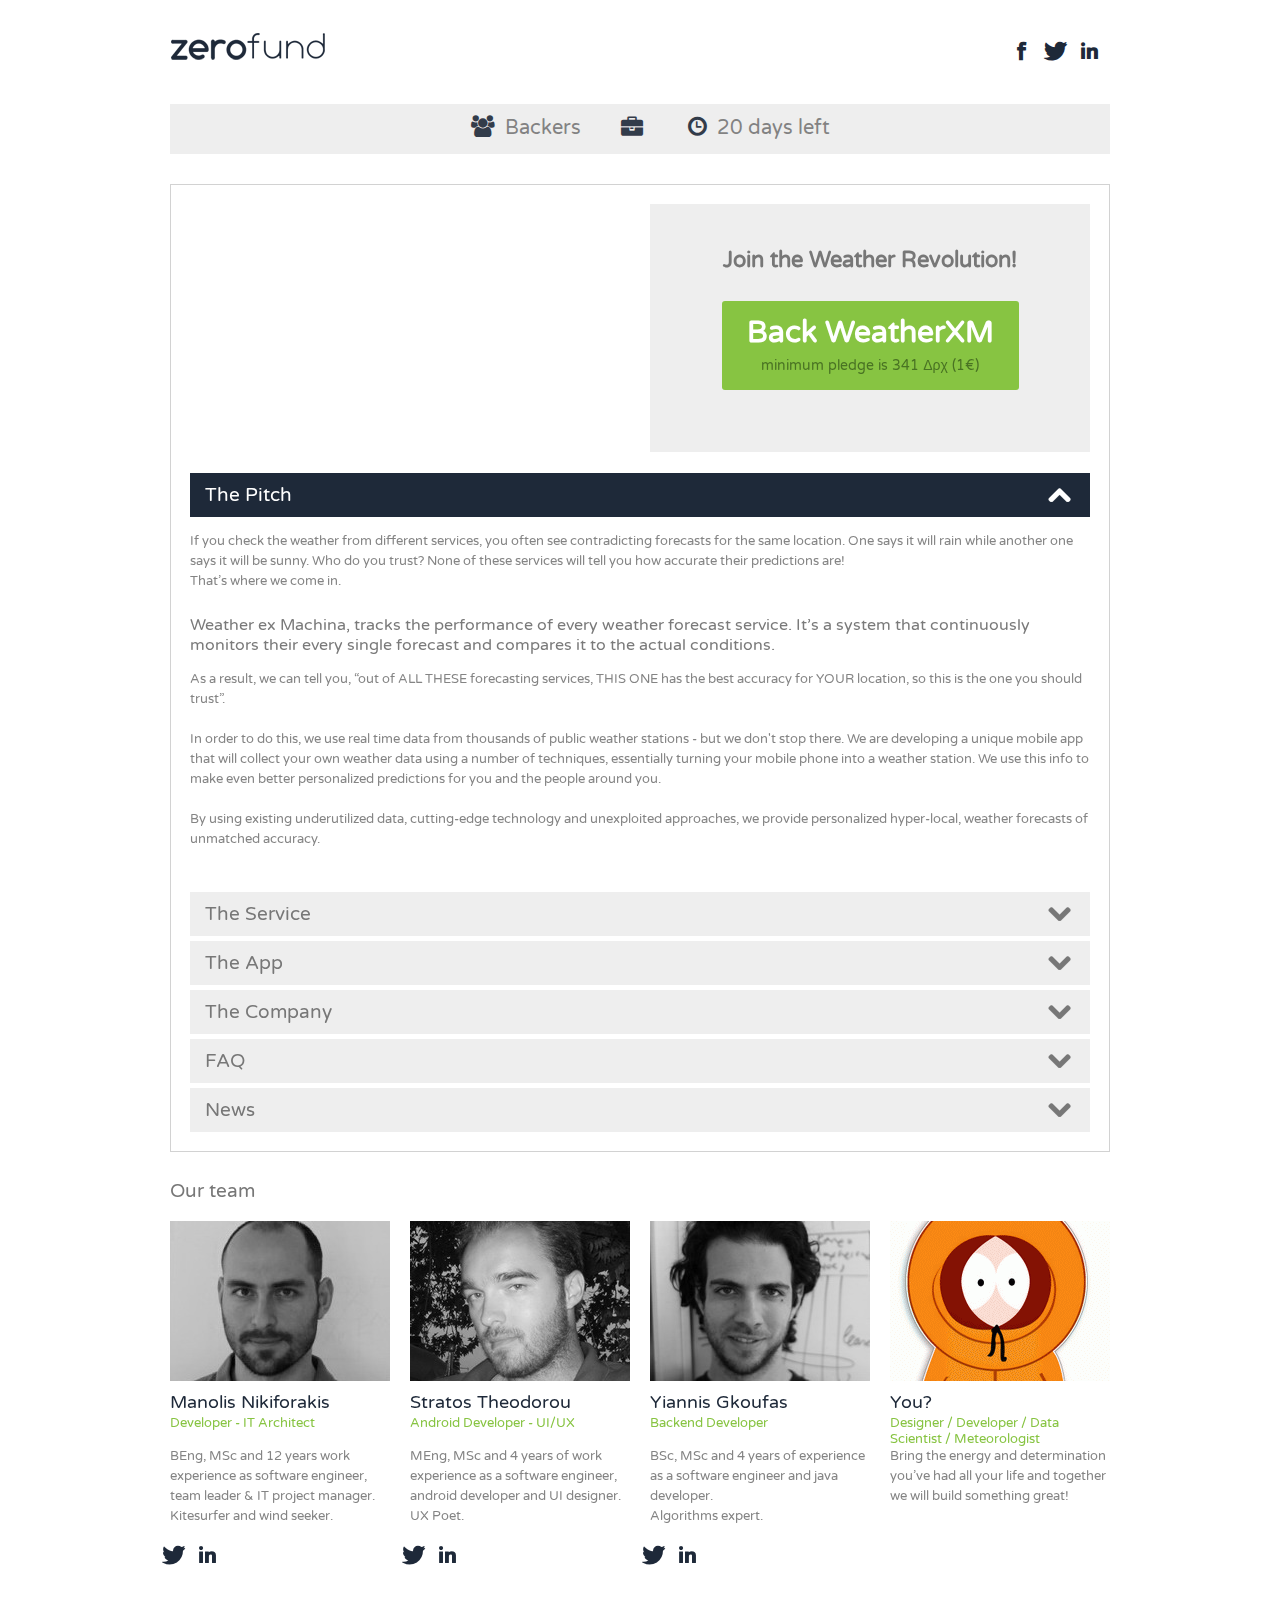
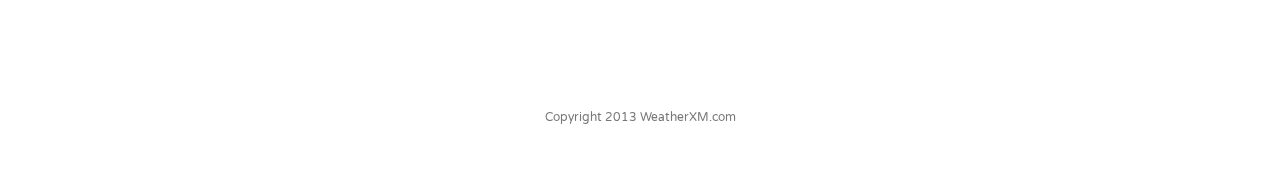
<file: template/index.html>
<!DOCTYPE HTML>
<!--__________                 ___________                .___
\____    /___________  ____\_   _____/_ __  ____    __| _/
  /     // __ \_  __ \/  _ \|    __)|  |  \/    \  / __ | 
 /     /\  ___/|  | \(  <_> )     \ |  |  /   |  \/ /_/ | 
/_______ \___  >__|   \____/\___  / |____/|___|  /\____ | 
        \/   \/                 \/             \/      \/ 
Welcome to ZeroFund kickstarter-like page. Please search for NOTE and read what you have to do.
You will have to modify this page with content relative to your page. 
There are no guidelines on how to do it because if you cannot modify a static HTML page 
most probably you shouldn't spend your time talking tech startups.
Add photos, a video, links to social media, description of your product and your team. 
You may even modify the look and feel of the page just DO NOT touch Javascript. I warned you!
Good luck!
-->
<html>
<head>
<meta charset="UTF-8">
<title>Weather ex Machina @ ZeroFund.org</title>
<meta name="description" content="Weather ex Machina is a startup that tracks the performance of every weather forecast service in order to find the most accurate per location!">
<meta http-equiv="content-type" content="text/html;charset=UTF-8">
<meta property="og:image" content="http://zerofund.org/startups/weatherxm/images/wxm-logo-circle-only.png"/>

<meta property="og:title" content="Weather ex Machina @ ZeroFund.org"/>
<meta property="og:site_name" content="WeatherXM"/>
<meta property="og:description" content="Back Weather ex Machina on ZeroFund.org with (theoretical) money. WeatherXM is a briliant startup that tracks the performance of every weather forecast service in order to find the most accurate per location!"/>


<!-- // Webfont -->
<link rel="stylesheet" href="http://fonts.googleapis.com/css?family=PT+Sans:400,700,700italic,400italic">

<!-- // CSS -->
<link rel="stylesheet" href="css/style.css">
<link rel="stylesheet" href="css/nivo-slider.css">
<link rel="stylesheet" href="css/font-awesome.css">
<link rel="stylesheet" href="css/alertify.core.css">
<link rel="stylesheet" href="css/alertify.default.css">

<!--[if IE 8]>
<style type="text/css">@import url(css/ie8.css);</style>
<![endif]-->
<!--[if IE 7]>
<style type="text/css">@import url(css/ie7.css);</style>
<![endif]-->

<!-- // JavaScript (All JavaScript at the bottom, except this Modernizr build.) -->
<script src="js/libs/modernizr-2.0.6.js"></script>
<script src="js/alertify.js"></script>
<script src="https://ajax.googleapis.com/ajax/libs/jquery/1.8.1/jquery.min.js"></script>
<script src="http://www.parsecdn.com/js/parse-1.1.15.min.js"></script>
<script type="text/javascript">
    // NOTE: Modify the following values
    var name = 'Weather ex Machina';
    var url = 'http://weatherxm.com';
    // Initialize Parse
    Parse.initialize("JYMuDBI7N0AAcUhDNxgzXpIqACnfnjjAfp23NCf9", "TKjGwicQmKPAeIEHUEewtS4l925VcvKtecGFvRmM");

    $(function(){
        $('title').text('Back '+name+' on Zerofund!')
        // Parse objects
        window.currentUser = Parse.User.current();
        window.user = new Parse.User(); // if signup
        var Startup = Parse.Object.extend("Startup");
        var Vote = Parse.Object.extend("Vote");
        // Create the startup entry
        var query = new Parse.Query(Startup);
        query.equalTo("name", name);
        query.find({
            success: function(results) {
                if (results.length>0)  {
                  window.startup = results[0]; 

                 // Show Backers and total amount
                 window.statistics_query = new Parse.Query(Vote);
                 statistics();

                }
                else {
                    window.startup = new Startup();
                    startup.set("name", name);
                    startup.set("url", url);
                    if (document.URL.indexOf('zerofund.org')>0) startup.set("page_url", document.URL);
                    startup.save();
                }
            }
        });

        // Get total statistics
        // Vote and login if needed
        $('#cta a').click(function(ev){
            ev.preventDefault();
            if (currentUser) {
                var query = new Parse.Query(Vote);
                query.equalTo("parent", window.currentUser);
                query.equalTo("startup", window.startup);
                query.find({
                  success: function(results) {
                    if (results.length > 0){
                        var msg = 'You have already backed '+window.startup.get('name');
                        $('#cta a').html(msg);
                        alertify.error(msg);
                    } else {
                        // Prompt to vote
                        // Check if this user has voted for this startup
                        alertify.prompt( 'If could fund '+startup.get('name')+' right now, how many Euros out of your pocket would you give them?', function (e, str) {
                            if (e) {
                                if (parseInt(e)==NaN){
                                    alertify.error( 'We need a number. Dont cheat!' );
                                } else {
                                    var vote = new Vote();
                                    vote.set("amount", parseInt(str));
                                    vote.set("parent", window.currentUser);
                                    vote.set("startup", window.startup);
                                    vote.save();
                                    alertify.success( 'You are the man!' );
                                    $('#cta a').html('Thanks a lot!');
                                    statistics();

                                    FB.init({appId: "332253330228095", status: true, cookie: true});

                                    // Facebook publisher
                                    FB.ui({
                                       method: 'feed',
                                       name: $('title').text(),
                                       caption: "Stop talking! Support startups today!",
                                       description: $('#accordion p:first').text(),
                                       link: document.URL,
                                       picture: window.location.href + $('#slider img:first').attr('src')
                                      },
                                      function(response) {console.log(response);
                                        if (response && response.post_id) {
                                          alertify.success("You are truly awesome!");
                                        } else {
                                          alertify.error("Oops. It seems you have to share manually!");
                                        }
                                    });
                                }
                            } else {
                                alertify.error( 'Y U NO BACK?' );
                            }
                        });

                    }
                  },
                  error: function(error) {
                    alertify.error("Error: " + error.code + " " + error.message);
                  }
                });
            } else {
                alertify.set({ labels: { ok: "Login", cancel: "Singup" } });
                alertify.confirm( 'Please login in order to back '+startup.get('name'), function (e) {
                    if (e) {
                        login();
                    } else {
                        signup();
                    }
                });
            }
        });
        // Show Backers and total amount
        window.statistics_query = new Parse.Query(Vote);
        statistics();

        // Days Left
        var today = new Date();
        var BigDay = new Date("March 20, 2013");
        var timeLeft = (BigDay.getTime() - today.getTime());
        $('#daysLeft').text(Math.floor(timeLeft / (24 * 60 * 60 * 1000)));

    });
    var statistics = function(){
        window.statistics_query.equalTo("startup", window.startup);
        window.statistics_query.find({
            success: function(results) {
                var total = 0;
                var backers = results.length;

                for (var i=0; i<backers; i++) total += results[i].get('amount');
                $('#backers').text(backers);
                $('#amount').html(total+'&euro;');
            }
        });
    }
    var login = function(){
        alertify.set({ labels: { ok: "Submit", cancel: "Cancel" } });
        alertify.prompt( 'Email', function (e, str) {
            if (e) {
                alertify.success('Thanks.')
                user.set('email', str);
                alertify.prompt( 'Password', function (e, str) {
                    if (e) {
                        user.set('password', str);
                        Parse.User.logIn(user.get('email').trim(), user.get('password').trim(), {
                            success: function(user) {
                                window.currentUser = Parse.User.current();
                                alertify.success( 'Welcome back to Zerofund!' );
                                $('#cta a').click();
                            },
                            error: function(user, error) {
                                alertify.error( 'You stranger, try again!' );
                                $('#cta a').click();
                            }
                        });
                    } else {
                        alertify.error( 'BECAUSE NO CLEAR?' );
                    }
                });
            } else {
                alertify.error( 'Y U STOP?' );
            }
        });
    }
    var signup = function(){
        alertify.set({ labels: { ok: "Submit", cancel: "Cancel" } });
        alertify.prompt( 'Email', function (e, str) {
            if (e) {
                alertify.success('Thanks.')
                user.set('email', str);
                user.set('username', str);
                alertify.prompt( 'Password', function (e, str) {
                    if (e) {
                        user.set('password', str);
                        user.signUp(null, {
                            success: function(user) {
                                window.currentUser = Parse.User.current();
                                alertify.success( "Welcome to Zerofund! Let's back "+startup.get('name') );
                                $('#cta a').click();
                            },
                            error: function(user, error) {
                                // Show the error message somewhere and let the user try again.
                                alertify.error("Error: " + error.code + " " + error.message);
                            }
                        });
                    } else {
                        alertify.error( 'BECAUSE NO CLEAR?' );
                    }
                });
            } else {
                alertify.error( 'Y U STOP?' );
            }
        });
    }
</script>


</head>

<body>

<!-- Outer Wrapper -->
<div id="wrapper-outer">
	
	<!-- Inner Wrapper -->
	<div id="wrapper-inner">
	
		<!-- Header -->
		<header id="header">
		
			<!-- Logo -->
			<div id="logo"></div>
			<!-- Logo END -->
		
			<!-- Social -->

            <!-- NOTE: ADD LINKS TO YOUR SOCIAL MEDIA -->
			<ul class="social">
				<li><a href="https://www.facebook.com/weatherxm"><i class="icon-facebook"></i></a></li>
				<li><a href="https://twitter.com/WeatherXM"><i class="icon-twitter"></i></a></li>
				<li><a href="http://www.linkedin.com/company/2843441?trk=pro_other_cmpy"><i class="icon-linkedin"></i></a></li>
			</ul>
			<!-- Social END -->
			
			<div class="clearfix"></div>
			
		</header>
		<!-- Header END -->
		
		<!-- Hero -->
		<div id="hero">
		
			<!-- Slider -->
            <!-- NOTE: add images of your company and/or product -->
			<div id="slider" class="nivoSlider">
				<img src="images/dummy-slide-1.png" alt="Yes, sky is the limit, but knowning the weather will help..." title="#slider-caption">
				<img src="images/dummy-slide-2.png" alt="Yes, sky is the limit, but knowning the weather will help..." title="#slider-caption">
			</div>
			<div id="slider-caption" class="nivo-html-caption">
                <!-- NOTE: appeal to backers! -->
				<p>Whatever the weather, we’ve got you covered.<br/> <span>hyper-local. ultra-reliable.</span></p>
			</div>
			<!-- Slider END -->
			
			<!-- Info Bar -->
			<div id="infobar">
				<p>
                    <span><i class="icon-group"></i> <strong id='backers'></strong> Backers </span>
                    <span><i class="icon-briefcase"></i> <strong id='amount'></strong> 
                    <span><i class="icon-time"></i> <strong id='daysLeft'>20</strong> days left</span>
                </p>
			</div>
			<!-- Info Bar END -->
			
		</div>
		<!-- Hero END -->
		
		<!-- Teasers END -->
		
		<!-- Main -->
		<div id="main">
		
			<!-- Info -->
            	<div id="info">
            				<!-- Video -->
				<div id="video">
					<iframe src="http://player.vimeo.com/video/61167274?title=0&amp;byline=0&amp;portrait=0&amp;color=77bb44" width="440" height="248" frameborder="0" webkitAllowFullScreen mozallowfullscreen allowFullScreen></iframe>
				</div>
				<!-- Video END -->
          	
				<!-- Accordion -->
                <!-- NOTE: tell us what is great about your product and your team -->
				<div id="accordion">

					<!-- Item 1 -->
					<div>
						<h2>The Pitch</h2>
						<div>
						  <p>If   you check the weather from different services, you often see   contradicting forecasts for the same location. One says it will rain   while another one says it will be sunny. Who do you trust? None of these services will tell you how accurate their predictions are! <br>That&rsquo;s where we come in.<br>
                            </p>
<h3>Weather  ex Machina, tracks the performance of every weather forecast service.  It&rsquo;s a system that continuously monitors their every single forecast and   compares it to the actual conditions.</h3> 
                        <p> As a result, we can tell you, &ldquo;out of ALL THESE forecasting services, THIS ONE has the best accuracy for YOUR location, so this is the one you should trust&rdquo;.<br><br>
						
                            In   order to do this, we use real time data from thousands of public   weather stations - but we don't stop there. We are developing a unique   mobile app that will collect your own weather data using a number of   techniques, essentially turning your mobile phone into a weather   station. We use this info to make even better personalized predictions   for you and the people around you.<br><br>
                        
                            By   using existing underutilized data, cutting-edge technology and   unexploited approaches, we provide personalized hyper-local, weather   forecasts of unmatched accuracy.<br>
						  </p>
						</div>
					</div>
					<!-- Item 1 END -->
					
                    
                    <!-- Item 1 -->
					<div>
						<h2>The Service</h2>
						<div>
                          <p>We have created a service that aggregates and compares third-party forecasts with real-time weather conditions coming from meteorological stations, in order to measure forecasting accuracy per location and forecasting agency. We have concluded that some forecasting agencies persistently perform better than others on specific locations (and/or weather conditions) and we believe information like this can be further explored and yield in to new, innovative products.                            </p>
                          <p>These are some screenshots from our operational server, which monitors multiple forecasting agencies for a number of worldwide locations. What you see here, is a synthetic plot of temperature forecasts, that were published on each company’s website 5 days before the actual date-time. You can also see the actual temperature (WUNDER_ACTUAL) as recorded 5 days later by a public meteorological station in the exact location. The number next to each provider’s name is the root mean square average error of the specific time window.</p>
                          <p><a href="#"><img src="images/thessaloniki.jpg" width="440" height="228" onclick="window.open(this.src)"></a> &nbsp;&nbsp;&nbsp; <a href="#"><img src="images/newyork.jpg" width="440" height="228" onclick="window.open(this.src)"></a></p>
                          
                          <p><br><h4>To put it simply, if you wish to know the weather 5 days ahead for Thessaloniki you should trust freemeteo, but if you are interested in the weather of west New York, freemeteo is the last weather company you should trust.</h4><br>
                          </p>
						</div>
					</div>
					<!-- Item 1 END -->
                    
                    
                      <!-- Item 2 -->
                      
					<div>
						<h2>The App</h2>
						<div>
                          <p>
                    Casual users will probably be overwhelmed with charts and errors figures that our server generates, hence we are developing a smartphone app, that hides the complexity and displays the most important information in a user-friendly manner. 
                    
                    </p>
                    <p><img src="images/mockups.png"></p>
                     <p>
                    Our app also acts as a weather forecast aggregator, so you can easily see all the forecasts (of many popular agencies) for your location of interest and get a quick glimpse if they all agree or not and how the weather is going to be like. When you get contradicting forecasts, (which is quite often) our system will identify the most accurate forecast based on previous performance in your location, so you can plan ahead with confidence.</p>
                          <p><strong>Is that all? Have we cracked the weather forecast?</strong><br>
In order to measure the forecast accuracy we need actual, real-time conditions from meteorological stations. Those are limited to a few thousand places worldwide, (public and private) so is it impossible to apply our concept in places where no such stations exist, like a beach with a microclimate ? </p>
                            <p><strong>Almost...once we have established a substantial user base we will add some unique methods for generating our own weather data to correlate with the forecasts in locations were no previous data existin</strong>g. Those methods are:
							</p>
                              <article class="featureitem">
                                <h3>Crowdsourcing weather observations</h3>
                                  <p>
                              We are planning to crowdsource weather observations, using gamification techniques to engage users. e.g. this company said 5 days ago, that it will now rain in your place! what do you say.
                              </p>
                            </article>
                            
						  <article class="featureitem">
                                  <h3>User generated forecasts</h3>
                            <p>
                              We can even motivate users to publish their own forecasts, and compete against the professionals, as mean to keep them engaged and provide even more weather observations. </p>
							  </article>
                        <article class="featureitem">
                                  <h3>Hardware sensors</h3>
                            <p>
                            We will use mobile phones’ internal sensors (such as Barometer existing in many high-end smartphones) to collect even more data, and we will wirelessly connect to external weather sensor hardware, that users may already own or purchase from us. (Actually we have designed our own cost-efficient, solid, compact weather station that connects over bluetooth with your smartphone, but that’s for later)
 </p>
 </article>
                      
                      </div>
					</div>
					<!-- Item 2 END -->
                    
                                      <!-- Item 1 -->
					<div>
						<h2>The Company</h2>
						<div>
                          <p>
                    We want to make sure that we become a real company rather than a group of geeks with a great idea, and a prototype. We are really proud of the work we’ve done so far, and believe that our idea is simple but the implementation is difficult. That is why we have joined the <a href="http://www.metavallon.org/">Metavallon</a> incubator which is helping us with all the startup issues we face daily, and that is why we ask for your support through various competitions we participate, like this one.<br><br>

At the end of this zerofund phase II, there is going to be a pitch-party were all backers are invited. There you will have a chance to put some real money in to our startup. A sum of 700€ is required for every startup to enter zerofund's next phase. That money will not reach us directly, but will go to zerofund and colab for pizza, coffee, cloud resources etc.<br><br>

We aim for the mindthebridge prize in order to extent our experience in silicon valley. We have visited the startup Mecca before, and we appreciate the value in learning, networking and getting feedback there! We will use their support and funding, to speed up our progress, get access to commercial weather data, get more server resources in the cloud, and build the best-accuracy weather service ever made :-) <br><br>


                    </p>
						</div>
					</div>
					<!-- Item 1 END -->
                    
                   
					
					<!-- Item 3 -->
					<div>
						<h2>FAQ</h2>
						<div>
							<article class="faqitem">
								<h3><i class="icon-question-sign"></i>How can you compete with existing, massive meteorological companies?</h3>
								<p>We are not running meteorological models, we do not directly compete with them, we collect what they produce, and work on top of it to further improve the results.</p>
							</article>
                            							<article class="faqitem">
								<h3><i class="icon-question-sign"></i>Is it legal to use all these weather data and publish conclusions about companies' forecast accuracy per location?</h3>
								<p>We use free weather data from governmental agencies, and private/commercial ones from companies that sell them with specific licence agreement which we do not violate. We treat all forecasting providers equally and try not to discredit anyone (hence we will not publish countrywide statistics etc.) However, we do understand that our startup is quite disturbing, and some turbulence might occur.</p>
							</article>

							<article class="faqitem">
								<h3><i class="icon-question-sign"></i>So, once I find out which agency performs the best in my location, I do not need your app any more, right?</h3>
								<p>We have seen that accuracy persistence is shifting through time/seasons. Also companies might modify their forecasting models at anytime, hence the continuous use of our service is required in order to always get the best results. </p>
							</article>

						</div>
					</div>
					<!-- Item 3 END -->
					
					<!-- Item 4 -->
                    <!-- NOTE: This is the News section. You eithere remove it, replace or make it work ;-)
                    (remember this is a static page) -->
					<div>
						<h2>News</h2>
						<div>
							<article class="newsitem">
<br>We are currently working on our android app. To stay tuned for more visit our website <a href="http://weatherxm.com/">WeatherXM.com</a> or like our <a href="http://www.fb.com/weatherxm">facebook page</a>.
 <iframe src="https://www.facebook.com/plugins/like.php?href=www.facebook.com/weatherxm" style="border:none; text-align:right; width:450px; height:80px" scrolling="no" frameborder="0"></iframe>

			
 </article>
						</div>
					</div>
					<!-- Item 4 END -->
					
				</div>
				<!-- Accordion END -->

						
				
			</div>
			<p><!-- Info END -->
			  
			  <!-- Pledge -->
		  </p>
			<div id="pledge">
			
				<!-- Call to Action -->
				<div id="cta">
                    <!-- NOTE: you define the call to action -->
					<p>Join the Weather Revolution!</p>
					<a href="#">Back WeatherXM <span>minimum pledge is 341 Δρχ (1€)</span></a>
				</div>
				<!-- Call to Action END -->
			</div>
			<!-- Pledge END -->
			
			<div class="clearfix"></div>
			
		</div>
		<!-- Main END -->
		
		<!-- Team -->
		<div id="team">
			
			<!-- Section Title -->
			<h2>Our team</h2>
			<!-- Section Title END -->

		    <!-- NOTE: Tell us about your team! -->
			<!-- Team Box 1 -->
			<div class="teambox">
				<img src="images/manolis.jpg" alt="">
				<h3>Manolis Nikiforakis <span>Developer - IT Architect</span></h3>
				<p>BEng, MSc and 12 years work experience as software engineer, team leader &amp; IT project manager. Kitesurfer and wind seeker.</p>
				<ul class="social">
                        <li><a href="https://twitter.com/nikil511"><i class="icon-twitter"></i></a></li>
                        <li><a href="http://www.linkedin.com/in/mnikiforakis"><i class="icon-linkedin"></i></a></li>

				</ul>
				<div class="clearfix"></div>
			</div>
			<!-- Team Box 1 END -->
			
			<!-- Team Box 2 -->
			<div class="teambox">
				<img src="images/stratos.jpg" alt="">
				<h3>Stratos Theodorou<span>Android Developer - UI/UX</span></h3>
				<p>MEng, MSc and 4 years of work experience as a software engineer, android developer and UI designer. <span id="internal-source-marker_0.3816004737176143"><br>
			    UX Poet</span>.<br>
				</p>
				<ul class="social">
                 
                        <li><a href="https://twitter.com/eeVoskos"><i class="icon-twitter"></i></a></li>
                        <li><a href="http://www.linkedin.com/in/stratostheodorou"><i class="icon-linkedin"></i></a></li>
                        
                </ul>
				<div class="clearfix"></div>
			</div>
			<!-- Team Box 2 END -->
			
			<!-- Team Box 3 -->
			<div class="teambox">
				<img src="images/yiannis.jpg" alt="">
				<h3>Yiannis Gkoufas <span>Backend Developer</span></h3>
				<p>BSc, MSc and 4 years of experience as a software engineer and java developer.<br>
				  <span id="internal-source-marker_0.">Algorithms expert</span>.<br>
				<ul class="social">
                        <li><a href="https://twitter.com/johngouf"><i class="icon-twitter"></i></a></li>
                        <li><a href="http://www.linkedin.com/pub/yiannis-gkoufas/18/217/712"><i class="icon-linkedin"></i></a></li>
                        
                </ul>
				<div class="clearfix"></div>
			</div>
			<!-- Team Box 3 END -->
			
			<!-- Team Box 4 -->
			<div class="teambox">
				<img src="images/kenny.gif" alt="">
				<h3>You?<span>Designer / Developer / Data Scientist / Meteorologist</span></h3>
				<p>Bring the energy and determination you’ve had all your life and together we will build something great!				</p>
				<ul class="social">
                  <li></li>
                </ul>
				<div class="clearfix"></div>
			</div>
			<!-- Team Box 4 END -->
			
			<div class="clearfix"></div>
			
		</div>
		<!-- Team END -->
		
		
		<!-- Footer -->
		<Footer id="footer">
			 <iframe src="https://www.facebook.com/plugins/like.php?href=www.facebook.com/weatherxm" style="border:none; text-align:right; width:450px; height:80px" scrolling="no" frameborder="0"></iframe>
			
			<!-- As long as you use the default icons of this theme you are NOT allowed to change the "Some icons by icons8.com" text/link or to deleted it. The author of the icons needs to be attributed! -->
			<p>Copyright 2013 WeatherXM.com</p>
		</Footer>
		<!-- Footer END -->
		
	</div>
	<!-- Inner Wrapper END -->
	
</div>
<!-- Outer Wrapper END -->

<!-- // JavaScript (At the bottom for fast page loading.)  -->
<script src="js/jquery-ui-1.8.23.custom.min.js"></script>
<script src="js/jquery-back-to-top-plugin.js"></script>
<script src="js/jquery.nivo.slider.pack.js"></script>
<script type="text/javascript">
	$(function(){
		$("#accordion").accordion({
			header: "h2",
			autoHeight: false
		});
		$.toTop();
		$('#slider').nivoSlider({
			animSpeed: 1000, // Slide transition speed (in ms)
        	pauseTime: 4000, // How long each slide will show (in ms)
			controlNav: false,
			prevText: 'Prev',
			nextText: 'Next'
		});
	});

  // Load the SDK's source Asynchronously
  // Note that the debug version is being actively developed and might 
  // contain some type checks that are overly strict. 
  // Please report such bugs using the bugs tool.
  (function(d, debug){
     var js, id = 'facebook-jssdk', ref = d.getElementsByTagName('script')[0];
     if (d.getElementById(id)) {return;}
     js = d.createElement('script'); js.id = id; js.async = true;
     js.src = "http://connect.facebook.net/en_US/all" + (debug ? "/debug" : "") + ".js";
     ref.parentNode.insertBefore(js, ref);
   }(document, /*debug*/ false));

   
   
   
   

  var _gaq = _gaq || [];
  var pluginUrl ='//www.google-analytics.com/plugins/ga/inpage_linkid.js';
  _gaq.push(['_require', 'inpage_linkid', pluginUrl]);
  _gaq.push(['_setAccount', 'UA-33099415-4']);
  _gaq.push(['_trackPageview']);

  (function() {
    var ga = document.createElement('script'); ga.type = 'text/javascript'; ga.async = true;
    ga.src = ('https:' == document.location.protocol ? 'https://ssl' : 'http://www') + '.google-analytics.com/ga.js';
    var s = document.getElementsByTagName('script')[0]; s.parentNode.insertBefore(ga, s);
  })();

  
   </script>


</body>
</html>
</file>
<file: template/css/alertify.core.css>
.alertify-show,
.alertify-log {
	-webkit-transition: all 500ms cubic-bezier(0.175, 0.885, 0.320, 1); /* older webkit */
	-webkit-transition: all 500ms cubic-bezier(0.175, 0.885, 0.320, 1.275);
	   -moz-transition: all 500ms cubic-bezier(0.175, 0.885, 0.320, 1.275);
	    -ms-transition: all 500ms cubic-bezier(0.175, 0.885, 0.320, 1.275);
	     -o-transition: all 500ms cubic-bezier(0.175, 0.885, 0.320, 1.275);
	        transition: all 500ms cubic-bezier(0.175, 0.885, 0.320, 1.275); /* easeOutBack */
}
.alertify-hide {
	-webkit-transition: all 250ms cubic-bezier(0.600, 0, 0.735, 0.045); /* older webkit */
	-webkit-transition: all 250ms cubic-bezier(0.600, -0.280, 0.735, 0.045);
	   -moz-transition: all 250ms cubic-bezier(0.600, -0.280, 0.735, 0.045);
	    -ms-transition: all 250ms cubic-bezier(0.600, -0.280, 0.735, 0.045);
	     -o-transition: all 250ms cubic-bezier(0.600, -0.280, 0.735, 0.045);
	        transition: all 250ms cubic-bezier(0.600, -0.280, 0.735, 0.045); /* easeInBack */
}
.alertify-log-hide {
	-webkit-transition: all 500ms cubic-bezier(0.600, 0, 0.735, 0.045); /* older webkit */
	-webkit-transition: all 500ms cubic-bezier(0.600, -0.280, 0.735, 0.045);
	   -moz-transition: all 500ms cubic-bezier(0.600, -0.280, 0.735, 0.045);
	    -ms-transition: all 500ms cubic-bezier(0.600, -0.280, 0.735, 0.045);
	     -o-transition: all 500ms cubic-bezier(0.600, -0.280, 0.735, 0.045);
	        transition: all 500ms cubic-bezier(0.600, -0.280, 0.735, 0.045); /* easeInBack */
}
.alertify-cover {
	position: fixed; z-index: 99999;
	top: 0; right: 0; bottom: 0; left: 0;
}
	.alertify-cover-hidden {
		display: none;
	}
.alertify {
	position: fixed; z-index: 99999;
	top: 50px; left: 50%;
	width: 550px;
	margin-left: -275px;
	opacity: 1;
}
	.alertify-hidden {
		-webkit-transform: translate(0,-150px);
		   -moz-transform: translate(0,-150px);
		    -ms-transform: translate(0,-150px);
		     -o-transform: translate(0,-150px);
		        transform: translate(0,-150px);
		opacity: 0;
		display: none;
	}
	/* overwrite display: none; for everything except IE6-8 */
	:root *> .alertify-hidden { display: block; }
.alertify-logs {
	position: fixed;
	z-index: 5000;
	bottom: 10px;
	right: 10px;
	width: 300px;
}
.alertify-logs-hidden {
	display: none;
}
	.alertify-log {
		display: block;
		margin-top: 10px;
		position: relative;
		right: -300px;
		opacity: 0;
	}
	.alertify-log-show {
		right: 0;
		opacity: 1;
	}
	.alertify-log-hide {
		-webkit-transform: translate(300px, 0);
		   -moz-transform: translate(300px, 0);
		    -ms-transform: translate(300px, 0);
		     -o-transform: translate(300px, 0);
		        transform: translate(300px, 0);
		opacity: 0;
	}
	.alertify-dialog {
		padding: 25px;
	}
		.alertify-resetFocus {
			border: 0;
			clip: rect(0 0 0 0);
			height: 1px;
			margin: -1px;
			overflow: hidden;
			padding: 0;
			position: absolute;
			width: 1px;
		}
		.alertify-inner {
			text-align: center;
		}
		.alertify-text {
			margin-bottom: 15px;
			width: 100%;
			-webkit-box-sizing: border-box;
			   -moz-box-sizing: border-box;
			        box-sizing: border-box;
			font-size: 100%;
		}
		.alertify-buttons {
            margin-top: 10px;
		}
			.alertify-button {
				/* line-height and font-size for input button */
				line-height: 1.5;
				font-size: 100%;
				display: inline-block;
				cursor: pointer;
				margin-left: 5px;
			}

.alertify-isHidden {
	visibility: hidden;
}

.alertify a {
    color: #fff;
}

@media only screen and (max-width: 680px) {
	.alertify,
	.alertify-logs {
		width: 90%;
		-webkit-box-sizing: border-box;
		   -moz-box-sizing: border-box;
		        box-sizing: border-box;
	}
	.alertify {
		left: 5%;
		margin: 0;
	}
}
</file>
<file: template/css/alertify.default.css>
/**
 * Default Look and Feel
 */
.alertify,
.alertify-log {
	font-family: sans-serif;
}
.alertify {
	background: #FFF;
	border: 10px solid #333; /* browsers that don't support rgba */
	border: 10px solid rgba(0,0,0,.7);
	border-radius: 8px;
	box-shadow: 0 3px 3px rgba(0,0,0,.3);
	-webkit-background-clip: padding;     /* Safari 4? Chrome 6? */
	   -moz-background-clip: padding;     /* Firefox 3.6 */
	        background-clip: padding-box; /* Firefox 4, Safari 5, Opera 10, IE 9 */
}
	.alertify-text {
		border: 1px solid #CCC;
		padding: 10px;
		border-radius: 4px;
	}
	.alertify-button {
		border-radius: 4px;
		color: #FFF;
		font-weight: bold;
		padding: 6px 15px;
		text-decoration: none;
		text-shadow: 1px 1px 0 rgba(0,0,0,.5);
		box-shadow: inset 0 1px 0 0 rgba(255,255,255,.5);
		background-image: -webkit-linear-gradient(top, rgba(255,255,255,.3), rgba(255,255,255,0));
		background-image:    -moz-linear-gradient(top, rgba(255,255,255,.3), rgba(255,255,255,0));
		background-image:     -ms-linear-gradient(top, rgba(255,255,255,.3), rgba(255,255,255,0));
		background-image:      -o-linear-gradient(top, rgba(255,255,255,.3), rgba(255,255,255,0));
		background-image:         linear-gradient(top, rgba(255,255,255,.3), rgba(255,255,255,0));
	}
	.alertify-button:hover,
	.alertify-button:focus {
		outline: none;
		background-image: -webkit-linear-gradient(top, rgba(0,0,0,.1), rgba(0,0,0,0));
		background-image:    -moz-linear-gradient(top, rgba(0,0,0,.1), rgba(0,0,0,0));
		background-image:     -ms-linear-gradient(top, rgba(0,0,0,.1), rgba(0,0,0,0));
		background-image:      -o-linear-gradient(top, rgba(0,0,0,.1), rgba(0,0,0,0));
		background-image:         linear-gradient(top, rgba(0,0,0,.1), rgba(0,0,0,0));
	}
	.alertify-button:focus {
		box-shadow: 0 0 15px #2B72D5;
	}
	.alertify-button:active {
		position: relative;
		box-shadow: inset 0 2px 4px rgba(0,0,0,.15), 0 1px 2px rgba(0,0,0,.05);
	}
		.alertify-button-cancel {
			background-color: #FE1A00;
			border: 1px solid #D83526;
		}
		.alertify-button-ok {
			background-color: #5CB811;
			border: 1px solid #3B7808;
		}

.alertify-log {
	background: #1F1F1F;
	background: rgba(0,0,0,.9);
	padding: 15px;
	border-radius: 4px;
	color: #FFF;
	text-shadow: -1px -1px 0 rgba(0,0,0,.5);
}
	.alertify-log-error {
		background: #FE1A00;
		background: rgba(254,26,0,.9);
	}
	.alertify-log-success {
		background: #5CB811;
		background: rgba(92,184,17,.9);
	}
</file>
<file: template/css/style.css>
/* Reset (Based on http://meyerweb.com/eric/tools/css/reset/) */
@import url(http://fonts.googleapis.com/css?family=Varela+Round);
html, body, div, span, applet, object, iframe, h1, h2, h3, h4, h5, h6, p, blockquote, pre, a, abbr, acronym, address, big, cite, code, del, dfn, em, img, ins, kbd, q, s, samp, small, strike, strong, sub, sup, tt, var, b, u, i, center, dl, dt, dd, fieldset, form, label, legend, table, caption, tbody, tfoot, thead, tr, th, td, article, aside, canvas, details, embed, figure, figcaption, footer, header, hgroup, menu, nav, output, ruby, section, summary, time, mark, audio, video {
	margin: 0;
	padding: 0;
	border: 0;
	font-size: 100%;
	vertical-align: baseline;
	font-family: 'Varela Round', Helvetica, Arial, sans-serif;
}
img {
	vertical-align: bottom;
}
article, aside, details, figcaption, figure, footer, header, hgroup, menu, nav, section {
	display: block;
}
body {
	line-height: 1;
}
blockquote, q {
	quotes: none;
}
blockquote:before, blockquote:after, q:before, q:after {
	content: '';
	content: none;
}
table {
	border-collapse: collapse;
	border-spacing: 0;
}
@import url(http://fonts.googleapis.com/css?family=Varela+Round);
/* Global */
body, td, th {
	font-family: 'Varela Round', Helvetica, Arial, sans-serif;
	font-size: 14px;
	color: #7a7a7a;
}

h1, h2, h3, h4, h5, h6, strong, b {
	font-weight: 500;
}
em, i {
	font-style: italic;
}
small {
	font-size: 0.75em;
}
img {
	margin-bottom: -3px;
}
a, a:visited {
	color: #77bb44;
	text-decoration: none;
	-webkit-transition: 0.4s;
	-moz-transition: 0.4s;
	-o-transition: 0.4s;
	transition: 0.4s;
}
a:hover {
	text-decoration: underline;
}
hr {
	border: none;
	height: 2px;
	background: #5a9f26;
}
blockquote, q {
	font-family: 'Varela Round', Helvetica, Arial, sans-serif;
	font-style: italic;
	color: #9a9a9a;	
}

/* Wrapper */
#wrapper-outer {
	position: absolute;
	min-height: 100%;
	width: 100%;
}
#wrapper-inner {
	width: 960px;
	margin: auto;
}

/* Header */
#header {
	padding: 30px 0px;
}
#logo {
	background: url(../images/logo.png) no-repeat top center;
	height: 40px;
	width: 160px;
	float: left;
	margin-left: 10px;
}
#header .social {
	float: right;
	margin: 10px 10px 0px 0px !important;
}

/* Hero */
#hero {
	margin-bottom: 30px;
}
#slider {
	margin: 0 10px 2px 10px;
	/* All other slider styles can be found in "nivo-slider.css"! */
}
#infobar {
	background-color: #eee;
	height: 39px;
	margin: 0px 10px;
	padding: 11px 0px 0px 20px;
	color: #FFF;
	text-align: center;
}

#infobar p{
	color: #777777;
	font-size: 20px;
	font-weight:400 !important;
	opacity: 0.9;
}

#infobar p i{
	color: #1E2939;
	font-size:22px;
	margin-right: 5px;
}
#infobar span {
	margin-left: 35px;
}
#infobar span:first-child {
	margin-left: 0px;
}
#infobar img {
	margin-right: 5px;
}

/* Teasers */
#teasers {
	
}
.teaserbox {
	float: left;
	width: 300px;
	margin: 0px 10px 30px 10px;
}
.teaserbox img {
	margin-bottom: 2px;
	max-width: 100%;
	height: auto;
}
.teaserbox p {
	display: block;
	background-color: #1E2939;
	height: 29px;
	padding: 14px 0px 0px 20px;
	color: #FFF;
	font-size: 16px;
	font-weight: 400;
}

/* Main */
#main {
	background: #FFF;
	margin: 0px 10px 30px 10px;
	padding: 19px;
	border: 1px solid #d2d2d2;
}
#info {
	float: left;
	width: 440px;
}
#video {
	margin-bottom: 18px;
}
#video iframe, #video object {
	max-width: 100%;
}
#accordion{
	width: 900px;
}

#accordion div {
	margin-top: 5px;
}
.ui-accordion-content {
	margin-top: 0px;
	padding-bottom: 38px;
}
.ui-accordion-header {
	display: block;
	background-color: #eeeeee;
	font-size: 20px;
	height: 31px;
	padding: 13px 15px 0px 15px;
	-webkit-transition: 0.4s;
	-moz-transition: 0.4s;
	transition: 0.4s;
	color: #777777;
}
.ui-accordion-header:hover {
	cursor: pointer;
	opacity: 0.7;
}
.ui-state-active {
	background-color: #1E2939;
	color: #ffffff;
}
.ui-state-default .ui-icon {
	display: inline-block;
	width: 32px;
	height: 18px;
	background: url(../images/accordion-plus.png) no-repeat;
	float: right;
	margin-top: 0px
}
.ui-state-active .ui-icon {
	display: inline-block;
	width: 32px;
	height: 18px;
	background: url(../images/accordion-minus.png) no-repeat;
	float: right;
	margin-top: 0px
}
#accordion h3, #accordion h4, #accordion h5, #accordion h6, #accordion p, #accordion ul, #accordion ol, #accordion hr, #accordion blockquote, #accordion q, #accordion table, #accordion iframe, #accordion object, #accordion dt {
	margin-top: 14px;
	line-height: 20px;
}
#accordion h3, #accordion h4, #accordion h5, #accordion h6 {
	font-size: 16px;
	margin-top: 24px;
}
#accordion p, #accordion blockquote{
	color: #777777;
	font-weight: 400;
	font-size:13px;
	opacity: 0.9;
}

#accordion h2{
	font-weight: 400;
	font-size: 19px;
	text-transform: none;
}
.featureitem {
	border-top: 1px dashed #d2d2d2;
	padding-bottom: 24px;
}
.featureitem h3{
	color: #1E2939;
}
.featureitem:first-child {
	border-top: none;
}
.featureitem:last-child {
	padding-bottom: 0px;
}
.featureitem img {
	float: left;
	margin: 24px 20px 10px 0px;
}
.featureitem:first-child img {
	margin: 0px 20px 10px 0px;
}
.newsitem {
	border-top: 1px dashed #d2d2d2;
	padding-bottom: 24px;
}
.newsitem:first-child {
	border-top: none;
}
.newsitem:last-child {
	padding-bottom: 0px;
}
.newsitem h3 {
	height: 26px;
	padding-top:2px;
	color: #1E2939;
}
.newsitem h3 i{
	margin-right:10px;
	color: #77bb44;
}
.newsitem a{
	color: #77bb44;
	text-decoration: none;
}
.newsitem h3 span {
	display: block;
	font-size: 12px;
	text-transform: none;
	font-weight: normal;
}
.faqitem {
	border-top: 1px dashed #d2d2d2;
	padding-bottom: 24px;
}
.faqitem:first-child {
	border-top: none;
}
.faqitem:last-child {
	padding-bottom: 0px;
}
.faqitem h3 {
	height: 26px;
	padding-top:2px;
	color: #1E2939;
}
.faqitem h3 i{
	margin-right:10px;
	vertical-align: middle;
	margin-top: 13px;
	font-size: 24px;
	color: #1E2939;
}
.faqitem p {
	padding-top:2px;
}
#accordion blockquote, #accordion q {
	
	min-height: 31px;
	padding: 0px 60px;
	line-height: 20px;
}
#accordion blockquote span, #accordion q span {
	display: block;
	text-align: right;
	font-size: 12px;
	font-style: normal;
	font-family: 'Varela Round', Helvetica, Arial, sans-serif;
	color: #77bb44;
	margin-top: 10px;
	font-weight: bold;
}
#pledge {
	float: right;
	width: 440px;
}
#cta {
	margin-bottom: 20px;
}
#cta {
	background-color: #eee;
	color: #777777;
	text-align: center;
	height: 203px;
	padding-top: 45px;
	font-size: 22px;
	font-weight: bold;
}
#cta a:link, #cta a:visited {
	display: inline-block;
	background-color: #87c442;
	border-radius: 3px;
	padding: 17px 25px;
	font-size: 30px;
	color: #ffffff;
	font-weight: bold;
	-webkit-transition: 0.4s;
	-moz-transition: 0.4s;
	-o-transition: 0.4s;
	transition: 0.4s;
	margin-top: 30px;
}
#cta a:hover {
	text-decoration: none;
	background-color: #77b036;
}
#cta a span {
	display: block;
	margin-top: 11px;
	font-size: 14px;
	font-weight: normal;
	text-transform: none;
	color: #497323 !important;
}
#rewards {
	margin: 0px;
	padding: 0px;
	list-style: none;
	font-size: 12px;
	line-height: 20px !important;
}
#rewards li {
	background-color: #eee;
	margin-top: 5px;
	padding: 16px 20px;
}
#rewards li h4 {
	background: url(../images/reward-title-line.gif) repeat-x bottom;
	padding-bottom: 14px;
}
#rewards li h4 i{
	color: #77bb44;
	margin-right:3px;
	vertical-align: middle;
	font-size: 17px;
}
#rewards li h4 a {
	font-size: 16px;
	font-weight: bold;
}
#rewards li h4 span {
	float: right;
	font-size:14px;
	color: #777777;
}
#rewards li h4 span i{
	margin-right: 3px;
	color: #777777;
}
#rewards li h4 img {
	float: left;
	margin-top: 2px;
	margin-right: 6px;
}
#rewards h5, #rewards h6, #rewards p, #rewards ul, #rewards ol, #rewards hr, #rewards blockquote, #rewards q, #rewards table, #rewards iframe, #rewards object {
	margin-top: 8px;
}
#rewards p{
	color:#777777;
}
#rewards ul {
	margin-left: 36px;
	padding: 0px;
	list-style: disc;
	margin-top: 12px;
}
#rewards ol {
	margin-left: 36px;
	padding: 0px;
	list-style: decimal;
	margin-top: 12px;
}
#rewards ul li, #rewards ol li {
	border: none;
	padding: 0px;
}

/* Team */
#team {
	text-shadow: 0px 1px 0px #FFF;
}
#team h2 {
	margin: 0px 10px 20px 10px;
	font-weight: 400;
	font-size: 19px;
	color: #777777;
}
.teambox {
	float: left;
	width: 220px;
	margin: 0px 10px 30px 10px;
}
.teambox img {
	margin-bottom: 2px;
	max-width: 100%;
	height: auto;
}
.teambox h3 {
	display: block;
	height: 39px;
	padding: 11px 0px 0px 0px;
	color: #1E2939;
	font-size: 18px;
	line-height: 16px;
}
.teambox p{
	color: #777777;
	font-weight: 400;
	font-size: 13px;
	opacity: 0.9;
}
.teambox h3 span {
	padding-top: 5px;
	display: block;
	font-size: 13px;
	color: #87c442;
	font-weight: normal;
	text-transform: none;
}
.teambox h4, .teambox h5, .teambox h6 {
	text-transform: uppercase;
}
.teambox h4, .teambox h5, .teambox h6, .teambox p, .teambox ul, .teambox ol, .teambox hr, .teambox blockquote, .teambox q, .teambox table, .teambox iframe, .teambox object {
	margin-top: 13px;
	line-height: 20px;
}
.teambox ul{
	margin-left: -10px;
}

/* Contact */
#contact {
	text-shadow: 0px 1px 0px #FFF;
}
#contact h2 {
	margin: 0px 10px 20px 10px;
	font-size: 24px;
	text-transform: uppercase;
	color: #4d4d4d;
	text-shadow: 0px 2px 0px rgba(2,2,8,0.1);
}
#contact-location {
	float: left;
	width: 460px;
	margin: 0px 10px 30px 10px;
}
#contact-form {
	float: right;
	width: 460px;
	margin: 0px 10px 30px 10px;
}
#contact h4, #contact h5, #contact h6 {
	font-size: 16px;
	line-height: 17px;
	text-transform: uppercase;
}
#contact h4, #contact h5, #contact h6, #contact p, #contact ul, #contact ol, #contact hr, #contact blockquote, #contact q, #contact table, #contact iframe, #contact object {
	margin-top: 13px;
	line-height: 20px;
}
#contact iframe {
	max-width: 460px;
}
#contact-location h4:first-child, #contact-form h4:first-child {
	margin-top: 0px !important;
}
#contact-address {
	float: left;
	width: 220px;
	margin-top: 25px !important;
}
#contact-numbers {
	float: left;
	margin-top: 25px !important;
}
#contact-numbers span {
	display: inline-block;
	width: 65px;
}
#contact input, #contact textarea {
	margin: 13px 0px 10px 0px;
	border: none;
	width: 460px;
}
#contact input[type="text"] {
	height: 30px;
	border: 1px solid #d2d2d2;
	box-shadow: 0px 2px 0px #d2d2d2;
	width: 458px;
}
#contact textarea {
	height: 250px;
	border: 1px solid #d2d2d2;
	box-shadow: 0px 2px 0px #d2d2d2;
	width: 458px;
}
#contact-form-submit {
	background: #77bb44 url(../images/stripes-green.gif) !important;
	border-bottom: 2px solid #5a9f26 !important;
	color: #FFF;
	font-weight: bold;
	text-transform: uppercase;
	font-size: 14px;
	font-family: 'Varela Round', Helvetica, Arial, sans-serif;
	height: 33px;
	text-shadow: 0px 2px 0px #5a9f26;
	cursor: pointer;
	-webkit-transition: 0.4s;
	-moz-transition: 0.4s;
	transition: 0.4s
}
#contact-form-submit:hover {
	opacity: 0.7;
}

/* Footer */
#footer {
	margin: 0px 10px 30px 10px;
	color: #777777;
	text-align: center;
	font-size: 12px;
	padding: 23px;
}
#footer a, #footer a:visited {
	color: #87c442;
	text-decoration: underline;
}
#footer a:hover {
	text-decoration: none;
}

/* Misc */
.social {
	list-style: none;
	padding-left: 0px;
	margin-left: 0px;
	margin-top: 18px !important;
}
.social li {
	float: left;
	margin-right: 2px;
	width: 32px;
	height: 32px;
	-webkit-transition: 0.4s;
	-moz-transition: 0.4s;
	-o-transition: 0.4s;
	transition: 0.4s;
}

.social li i{
	color: #1E2939;
	text-decoration: none;
	font-size: 22px;
	text-shadow:none !important;
}
.social li:hover {
	opacity: 0.7;
}
#toTop {
	background-color: #77b036;
	padding: 10px 20px;
	margin: 10px;
}
#toTop a:link, #toTop a:visited {
	color: #fff !important;
	text-decoration: none;
}
#toTop a:hover {
	color: #1E2939 !important;
}
.clearfix {
	clear: both;
}
</file>
